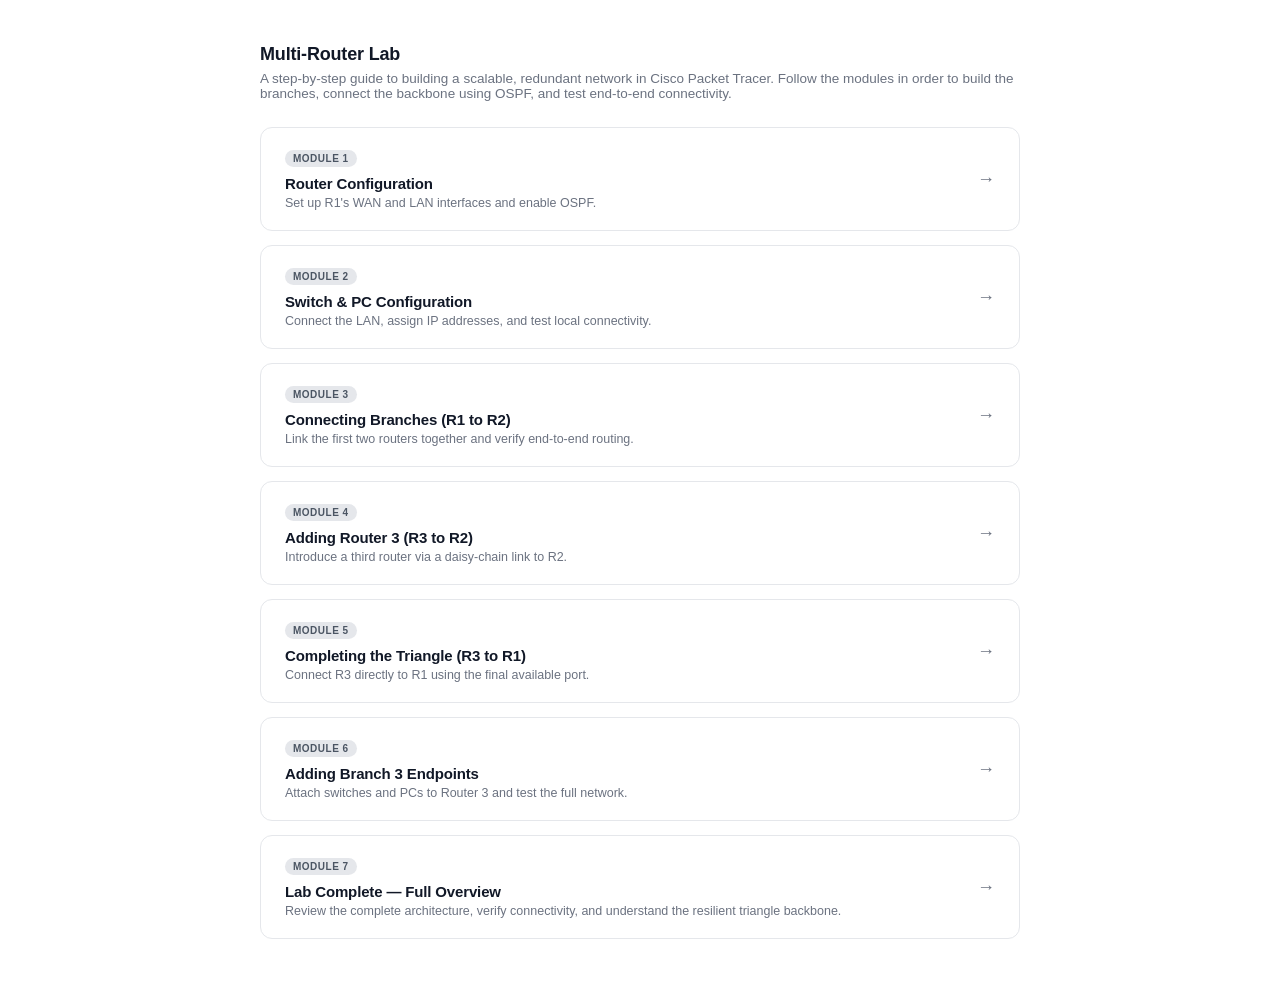
<file: index.html>
<!DOCTYPE html>
<html lang="en">
<head>
<meta charset="utf-8">
<meta name="viewport" content="width=device-width,initial-scale=1">
<title>Cisco Packet Tracer Lab — Multi-Router Network</title>
<link rel="stylesheet" href="styles.css">
</head>
<body>
<div class="wrap">
  <h1>Multi-Router Lab</h1>
  <p class="sub">A step-by-step guide to building a scalable, redundant network in Cisco Packet Tracer. Follow the modules in order to build the branches, connect the backbone using OSPF, and test end-to-end connectivity.</p>

  <div class="menu">
    <!-- Module 1 -->
    <a href="1-router-config.html" class="card">
      <div class="card-text">
        <div class="badge">Module 1</div>
        <h2>Router Configuration</h2>
        <p>Set up R1's WAN and LAN interfaces and enable OSPF.</p>
      </div>
      <div class="arrow">→</div>
    </a>

    <!-- Module 2 -->
    <a href="2-switch-pc-setup.html" class="card">
      <div class="card-text">
        <div class="badge">Module 2</div>
        <h2>Switch & PC Configuration</h2>
        <p>Connect the LAN, assign IP addresses, and test local connectivity.</p>
      </div>
      <div class="arrow">→</div>
    </a>

    <!-- Module 3 -->
    <a href="3-wan-connection.html" class="card">
      <div class="card-text">
        <div class="badge">Module 3</div>
        <h2>Connecting Branches (R1 to R2)</h2>
        <p>Link the first two routers together and verify end-to-end routing.</p>
      </div>
      <div class="arrow">→</div>
    </a>

    <!-- Module 4 -->
    <a href="4-r3-r2.html" class="card">
      <div class="card-text">
        <div class="badge">Module 4</div>
        <h2>Adding Router 3 (R3 to R2)</h2>
        <p>Introduce a third router via a daisy-chain link to R2.</p>
      </div>
      <div class="arrow">→</div>
    </a>

    <!-- Module 5 -->
    <a href="5-r3-r1.html" class="card">
      <div class="card-text">
        <div class="badge">Module 5</div>
        <h2>Completing the Triangle (R3 to R1)</h2>
        <p>Connect R3 directly to R1 using the final available port.</p>
      </div>
      <div class="arrow">→</div>
    </a>

    <!-- Module 6 -->
    <a href="6-endpoints.html" class="card">
      <div class="card-text">
        <div class="badge">Module 6</div>
        <h2>Adding Branch 3 Endpoints</h2>
        <p>Attach switches and PCs to Router 3 and test the full network.</p>
      </div>
      <div class="arrow">→</div>
    </a>

    <!-- Module 7 -->
    <a href="7-complete.html" class="card">
      <div class="card-text">
        <div class="badge">Module 7</div>
        <h2>Lab Complete — Full Overview</h2>
        <p>Review the complete architecture, verify connectivity, and understand the resilient triangle backbone.</p>
      </div>
      <div class="arrow">→</div>
    </a>
  </div>
</div>
</body>
</html>
</file>
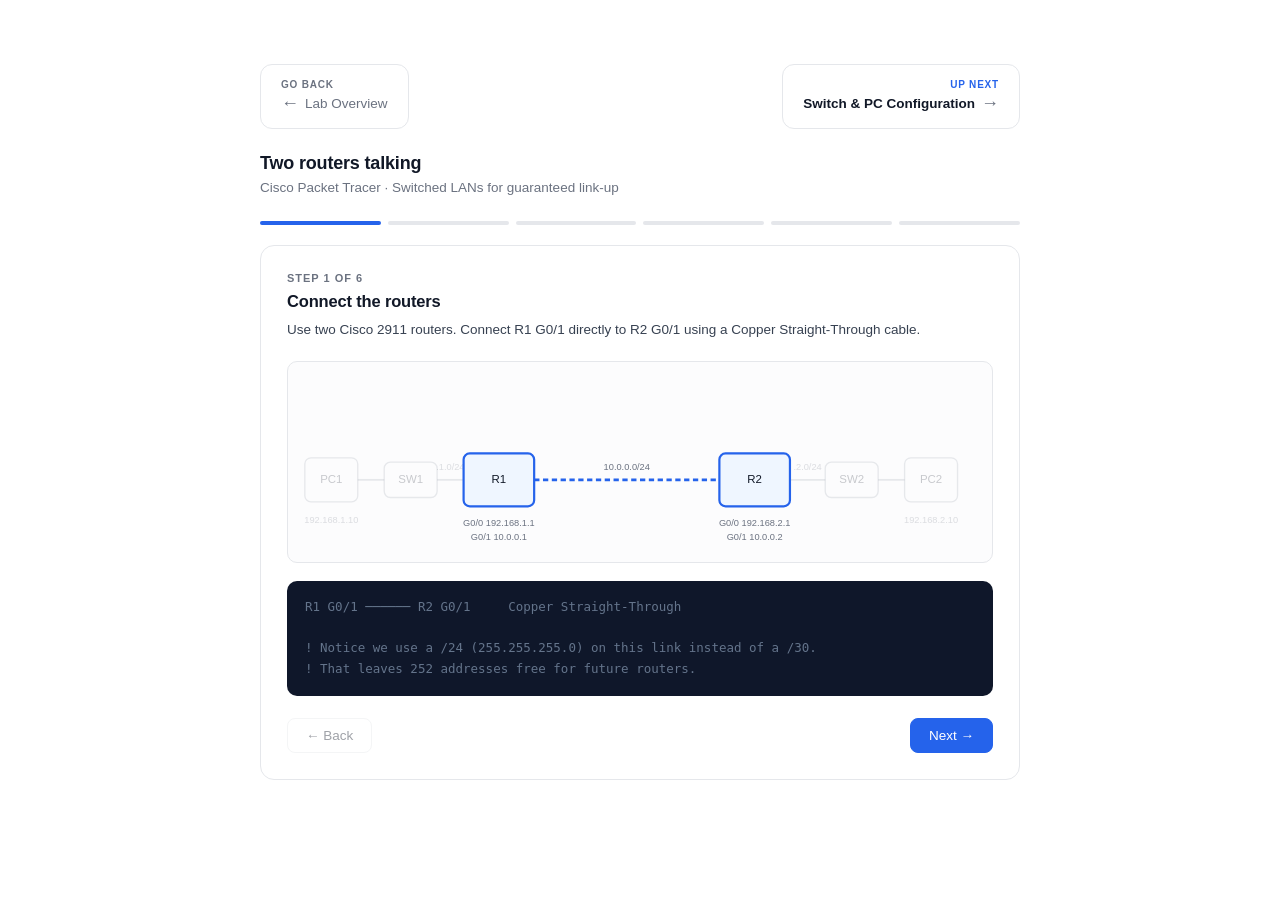
<file: 1-router-config.html>
<!DOCTYPE html>
<html lang="en">
<head>
<meta charset="utf-8">
<meta name="viewport" content="width=device-width,initial-scale=1">
<title>Two Routers Talking — Cisco Packet Tracer</title>
<link rel="stylesheet" href="styles.css">
<style>
  :root {
    --wrap-width: 800px;
    --diagram-padding: 12px 8px;
    --topo-font-size: 13px;
    --topo-font-weight: 500;
    --topo-small-size: 10.5px;
  }
  #topo .dim { opacity: 0.22; }
</style>
</head>
<body>
<div class="wrap">

  <div class="module-nav">
    <a href="index.html" class="btn-back">
      <div class="back-label">Go Back</div>
      <div class="back-title">
        <span class="arrow">←</span>
        Lab Overview
      </div>
    </a>
    <a href="2-switch-pc-setup.html" class="btn-next">
      <div class="next-label">Up Next</div>
      <div class="next-title">
        Switch & PC Configuration
        <span class="arrow">→</span>
      </div>
    </a>
  </div>

  <h1>Two routers talking</h1>
  <p class="sub">Cisco Packet Tracer · Switched LANs for guaranteed link-up</p>

  <div class="progress" id="progress"></div>

  <div class="card">
    <div class="eyebrow" id="eyebrow"></div>
    <h2 id="title"></h2>
    <p class="desc" id="desc"></p>

    <div class="diagram">
      <svg id="topo" viewBox="0 0 780 200" role="img"
           aria-label="PC1 connects to Switch 1, Switch 1 to R1, R1 to R2, R2 to Switch 2, Switch 2 to PC2">
        <g id="link-pc1-sw1">
          <line x1="70" y1="120" x2="100" y2="120"/>
        </g>
        <g id="link-sw1-r1">
          <line x1="160" y1="120" x2="190" y2="120"/>
          <text class="small" x="175" y="106">.1.0/24</text>
        </g>
        <g id="link-wan">
          <line x1="270" y1="120" x2="480" y2="120"/>
          <text class="small" x="375" y="106">10.0.0.0/24</text>
        </g>
        <g id="link-r2-sw2">
          <line x1="560" y1="120" x2="600" y2="120"/>
          <text class="small" x="580" y="106">.2.0/24</text>
        </g>
        <g id="link-sw2-pc2">
          <line x1="660" y1="120" x2="690" y2="120"/>
        </g>

        <g id="pc1">
          <rect x="10" y="95" width="60" height="50" rx="7"/>
          <text x="40" y="120">PC1</text>
          <text class="small" x="40" y="166">192.168.1.10</text>
        </g>

        <g id="sw1">
          <rect x="100" y="100" width="60" height="40" rx="7"/>
          <text x="130" y="120">SW1</text>
        </g>

        <g id="r1">
          <rect x="190" y="90" width="80" height="60" rx="7"/>
          <text x="230" y="120">R1</text>
          <text class="small" x="230" y="170">G0/0 192.168.1.1</text>
          <text class="small" x="230" y="185">G0/1 10.0.0.1</text>
        </g>

        <g id="r2">
          <rect x="480" y="90" width="80" height="60" rx="7"/>
          <text x="520" y="120">R2</text>
          <text class="small" x="520" y="170">G0/0 192.168.2.1</text>
          <text class="small" x="520" y="185">G0/1 10.0.0.2</text>
        </g>

        <g id="sw2">
          <rect x="600" y="100" width="60" height="40" rx="7"/>
          <text x="630" y="120">SW2</text>
        </g>

        <g id="pc2">
          <rect x="690" y="95" width="60" height="50" rx="7"/>
          <text x="720" y="120">PC2</text>
          <text class="small" x="720" y="166">192.168.2.10</text>
        </g>
      </svg>
    </div>

    <pre class="code" id="code"></pre>

    <div class="nav">
      <button class="nav-btn" id="back">← Back</button>
      <button class="nav-btn primary" id="next">Next →</button>
    </div>
  </div>
</div>

<script>
const steps = [
  {
    title: "Connect the routers",
    desc: "Use two Cisco 2911 routers. Connect R1 G0/1 directly to R2 G0/1 using a Copper Straight-Through cable.",
    hl: ["r1", "r2", "link-wan"],
    code: `<span class="cm">R1 G0/1 ────── R2 G0/1     Copper Straight-Through</span>

<span class="cm">! Notice we use a /24 (255.255.255.0) on this link instead of a /30.</span>
<span class="cm">! That leaves 252 addresses free for future routers.</span>`
  },
  {
    title: "Give R1 its IP addresses",
    desc: "Assign the WAN link IP, then the LAN IP that will face the switch. Make sure to enable both.",
    hl: ["r1"],
    code: `R1> enable
R1# configure terminal
R1(config)# interface g0/1
R1(config-if)# ip address 10.0.0.1 255.255.255.0
R1(config-if)# no shutdown
R1(config-if)# exit
R1(config)# interface g0/0
R1(config-if)# ip address 192.168.1.1 255.255.255.0
R1(config-if)# no shutdown`
  },
  {
    title: "Give R2 its IP addresses",
    desc: "Same configuration on the other router. If the WAN link stays down, check your cabling.",
    hl: ["r2"],
    code: `R2> enable
R2# configure terminal
R2(config)# interface g0/1
R2(config-if)# ip address 10.0.0.2 255.255.255.0
R2(config-if)# no shutdown
R2(config-if)# exit
R2(config)# interface g0/0
R2(config-if)# ip address 192.168.2.1 255.255.255.0
R2(config-if)# no shutdown`
  },
  {
    title: "Add the switches",
    desc: "Drop in two 2960 switches. Connect R1 G0/0 to SW1, and R2 G0/0 to SW2 using straight-through cables. This guarantees the router's LAN interface comes up (fixing the 'down' issue). No switch config is needed.",
    hl: ["r1", "sw1", "r2", "sw2", "link-sw1-r1", "link-r2-sw2"],
    code: `<span class="cm">R1 G0/0 ────── SW1        Copper Straight-Through</span>
<span class="cm">R2 G0/0 ────── SW2        Copper Straight-Through</span>

<span class="cm">! Check R1 again:</span>
R1# show ip interface brief
Interface   IP-Address      Status   Protocol
G0/0        192.168.1.1     <span class="ok">up       up</span>
G0/1        10.0.0.1        <span class="ok">up       up</span>`
  },
  {
    title: "Connect the PCs",
    desc: "Connect PC1 to SW1, and PC2 to SW2 using straight-through cables. Give them static IPs in their respective networks and set their default gateways to the router's LAN IP.",
    hl: ["pc1", "sw1", "pc2", "sw2", "link-pc1-sw1", "link-sw2-pc2"],
    code: `<span class="cm">PC1: IP 192.168.1.10  ·  Gateway 192.168.1.1</span>
<span class="cm">PC2: IP 192.168.2.10  ·  Gateway 192.168.2.1</span>

<span class="cm">! Test the local network first. This should succeed now.</span>
PC1> ping 192.168.1.1`
  },
  {
    title: "Turn on OSPF to route between them",
    desc: "Right now, PC1 can only ping its own router. To reach PC2, the routers need to share routes. OSPF does this automatically and scales perfectly when you add a 3rd router later.",
    hl: ["pc1", "sw1", "r1", "r2", "sw2", "pc2", "link-wan", "link-sw1-r1", "link-r2-sw2", "link-pc1-sw1", "link-sw2-pc2"],
    code: `<span class="cm">! R1</span>
R1(config)# router ospf 1
R1(config-router)# network 192.168.1.0 0.0.0.255 area 0
R1(config-router)# network 10.0.0.0 0.0.0.255 area 0

<span class="cm">! R2</span>
R2(config)# router ospf 1
R2(config-router)# network 192.168.2.0 0.0.0.255 area 0
R2(config-router)# network 10.0.0.0 0.0.0.255 area 0

<span class="cm">! Final Test across the whole network:</span>
PC1> ping 192.168.2.10
<span class="ok">Reply from 192.168.2.10: bytes=32 time&lt;1ms TTL=126</span>`
  }
];

const NODES = ["pc1","sw1","r1","r2","sw2","pc2",
               "link-pc1-sw1","link-sw1-r1","link-wan","link-r2-sw2","link-sw2-pc2"];
const total = steps.length;
let cur = 0;

const segsEl = document.getElementById("progress");
steps.forEach((_, i) => {
  const b = document.createElement("button");
  b.className = "seg";
  b.setAttribute("aria-label", "Go to step " + (i + 1));
  b.addEventListener("click", () => { cur = i; render(); });
  segsEl.appendChild(b);
});

const $ = id => document.getElementById(id);

function render(){
  const s = steps[cur];

  $("eyebrow").textContent = `Step ${cur + 1} of ${total}`;
  $("title").textContent = s.title;
  $("desc").textContent = s.desc;
  $("code").innerHTML = s.code;

  NODES.forEach(id => {
    const el = $(id);
    const on = s.hl.includes(id);
    el.classList.toggle("hl", on);
    el.classList.toggle("dim", !on);
  });

  [...segsEl.children].forEach((b, i) => {
    b.classList.toggle("active", i === cur);
    b.classList.toggle("done", i < cur);
  });

  $("back").disabled = cur === 0;
  $("next").textContent = cur === total - 1 ? "Restart" : "Next →";
}

$("back").addEventListener("click", () => { if (cur > 0) { cur--; render(); } });
$("next").addEventListener("click", () => { cur = (cur + 1) % total; render(); });

document.addEventListener("keydown", e => {
  if (e.key === "ArrowRight") { cur = (cur + 1) % total; render(); }
  if (e.key === "ArrowLeft" && cur > 0) { cur--; render(); }
});

render();
</script>
</body>
</html>
</file>
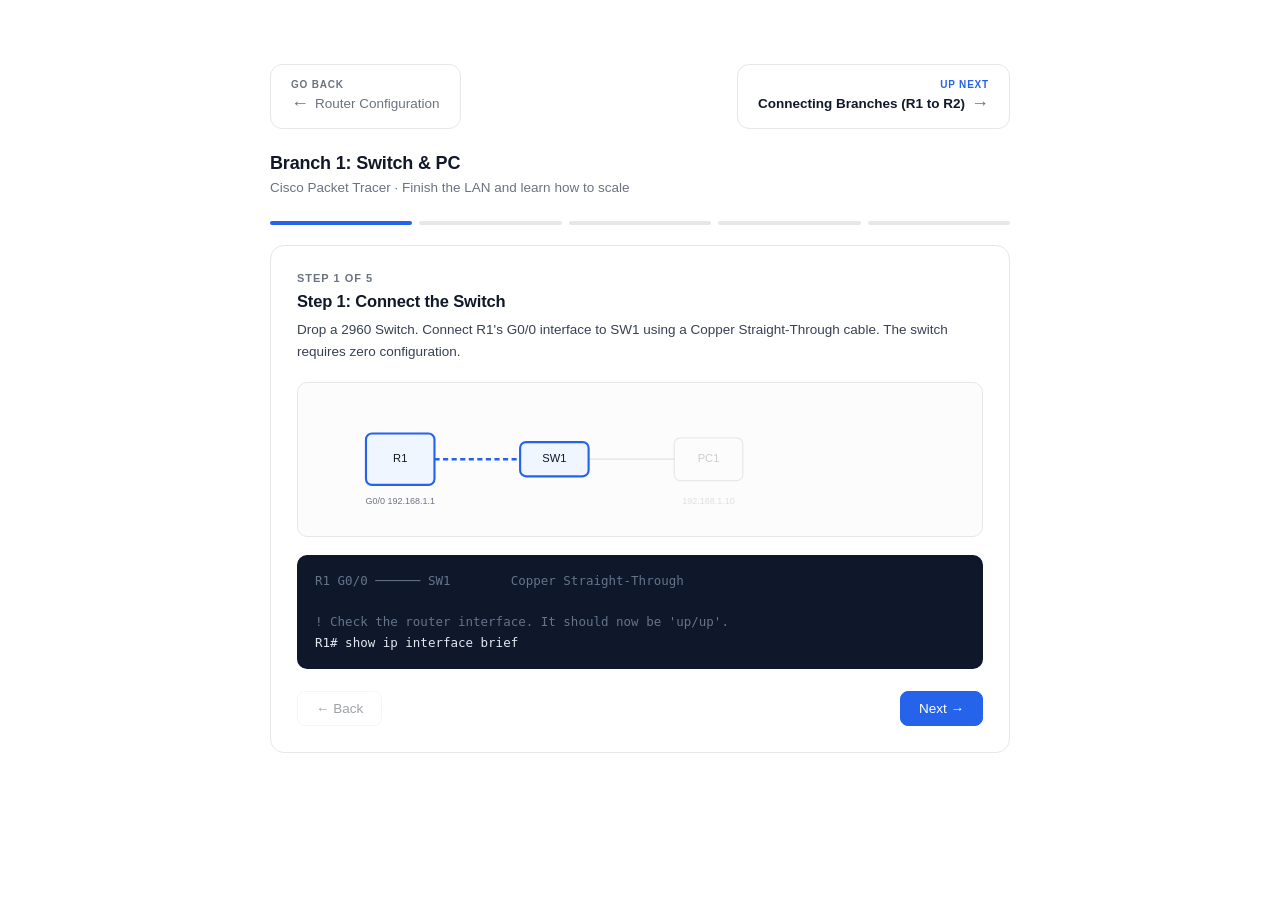
<file: 2-switch-pc-setup.html>
<!DOCTYPE html>
<html lang="en">
<head>
<meta charset="utf-8">
<meta name="viewport" content="width=device-width,initial-scale=1">
<title>Switch & PC Setup — Branch 1</title>
<link rel="stylesheet" href="styles.css">
<style>
  :root {
    --wrap-width: 780px;
    --diagram-padding: 12px 8px;
    --topo-font-size: 13px;
    --topo-font-weight: 500;
    --topo-small-size: 10.5px;
  }
</style>
</head>
<body>
<div class="wrap">

  <div class="module-nav">
    <a href="1-router-config.html" class="btn-back">
      <div class="back-label">Go Back</div>
      <div class="back-title">
        <span class="arrow">←</span>
        Router Configuration
      </div>
    </a>
    <a href="3-wan-connection.html" class="btn-next">
      <div class="next-label">Up Next</div>
      <div class="next-title">
        Connecting Branches (R1 to R2)
        <span class="arrow">→</span>
      </div>
    </a>
  </div>

  <h1>Branch 1: Switch & PC</h1>
  <p class="sub">Cisco Packet Tracer · Finish the LAN and learn how to scale</p>

  <div class="progress" id="progress"></div>

  <div class="card">
    <div class="eyebrow" id="eyebrow"></div>
    <h2 id="title"></h2>
    <p class="desc" id="desc"></p>
    <div class="diagram">
      <svg id="topo" viewBox="0 0 780 150" role="img">
        <g id="link-lan"><line x1="150" y1="75" x2="250" y2="75"/></g>
        <g id="link-pc"><line x1="330" y1="75" x2="430" y2="75"/></g>
        
        <g id="r1">
          <rect x="70" y="45" width="80" height="60" rx="7"/>
          <text x="110" y="75">R1</text>
          <text class="small" x="110" y="125">G0/0 192.168.1.1</text>
        </g>

        <g id="sw">
          <rect x="250" y="55" width="80" height="40" rx="7"/>
          <text x="290" y="75">SW1</text>
        </g>

        <g id="pc">
          <rect x="430" y="50" width="80" height="50" rx="7"/>
          <text x="470" y="75">PC1</text>
          <text class="small" x="470" y="125">192.168.1.10</text>
        </g>
      </svg>
    </div>
    <pre class="code" id="code"></pre>

    <div class="nav">
      <button class="nav-btn" id="back">← Back</button>
      <button class="nav-btn primary" id="next">Next →</button>
    </div>
  </div>
</div>
<script>
const steps = [
  {
    title: "Step 1: Connect the Switch",
    desc: "Drop a 2960 Switch. Connect R1's G0/0 interface to SW1 using a Copper Straight-Through cable. The switch requires zero configuration.",
    hl: ["r1", "sw", "link-lan"],
    code: `<span class="cm">R1 G0/0 ────── SW1        Copper Straight-Through</span>

<span class="cm">! Check the router interface. It should now be 'up/up'.</span>
R1# show ip interface brief`
  },
  {
    title: "Step 2: Connect the PC",
    desc: "Connect PC1 to any port on SW1 using a Copper Straight-Through cable. At this point, the link light will turn green, but the PC still can't talk to the router.",
    hl: ["sw", "pc", "link-pc"],
    code: `<span class="cm">SW1 ────── PC1        Copper Straight-Through</span>

<span class="cm">! The cable is connected, but the PC has no IP address yet.</span>`
  },
  {
    title: "Step 3: Configure the PC (GUI)",
    desc: "Click on PC1, go to the 'Desktop' tab, and open 'IP Configuration'. You must manually type the IP address, Subnet Mask, and Default Gateway here.",
    hl: ["pc"],
    code: `<span class="cm">! Click PC1 > Desktop > IP Configuration</span>

<span class="ok">IPv4 Address:     192.168.1.10</span>
<span class="ok">Subnet Mask:      255.255.255.0</span>
<span class="ok">Default Gateway:  192.168.1.1</span>

<span class="cm">! The gateway is the router's G0/0 IP. This tells the PC 
! where to send traffic destined for another network.</span>`
  },
  {
    title: "Step 4: Test the Local Link",
    desc: "Now that the PC has an IP and a gateway, test if it can reach the router. Open the PC's Command Prompt to ping.",
    hl: ["r1", "sw", "pc", "link-lan", "link-pc"],
    code: `<span class="cm">! On PC1, open Command Prompt</span>
PC1> ping 192.168.1.1
<span class="ok">Reply from 192.168.1.1: bytes=32 time&lt;1ms TTL=255</span>

<span class="cm">! If you get 'Request timed out', double-check your 
! PC's Default Gateway and the router's 'no shutdown' status.</span>`
  },
  {
    title: "Step 5: The Reproducibility Blueprint",
    desc: "Branch 1 is done! To build Branch 2, you don't need to rethink anything. Just duplicate the steps and change the numbers.",
    hl: ["r1", "sw", "pc"],
    code: `<span class="cm">BRANCH 1 (You just built this)</span>
Router: 10.0.0.1 / 192.168.1.1
PC: 192.168.1.10  |  GW: 192.168.1.1

<span class="cm">BRANCH 2 (Build this next)</span>
Router: 10.0.0.2 / 192.168.2.1
PC: 192.168.2.10  |  GW: 192.168.2.1

<span class="cm">! Just connect R1 and R2 together with a cable, 
! and OSPF will automatically link the two branches.</span>`
  }
];
const NODES = ["r1","sw","pc","link-lan","link-pc"];
const total = steps.length; let cur = 0;
const segsEl = document.getElementById("progress");
steps.forEach((_, i) => { const b = document.createElement("button"); b.className="seg"; b.addEventListener("click", () => { cur=i; render(); }); segsEl.appendChild(b); });
const $ = id => document.getElementById(id);
function render(){
  const s = steps[cur];
  $("eyebrow").textContent = `Step ${cur + 1} of ${total}`; $("title").textContent = s.title; $("desc").textContent = s.desc; $("code").innerHTML = s.code;
  NODES.forEach(id => { const el = $(id); const on = s.hl.includes(id); el.classList.toggle("hl", on); el.classList.toggle("dim", !on); });
  [...segsEl.children].forEach((b, i) => { b.classList.toggle("active", i===cur); b.classList.toggle("done", i<cur); });
  $("back").disabled = cur === 0; $("next").textContent = cur === total - 1 ? "Restart" : "Next →";
}
$("back").addEventListener("click", () => { if(cur>0){cur--;render();} });
$("next").addEventListener("click", () => { cur=(cur+1)%total; render(); });
document.addEventListener("keydown", e => { if(e.key==="ArrowRight"){cur=(cur+1)%total;render();} if(e.key==="ArrowLeft"&&cur>0){cur--;render();} });
render();
</script>
</body>
</html>
</file>
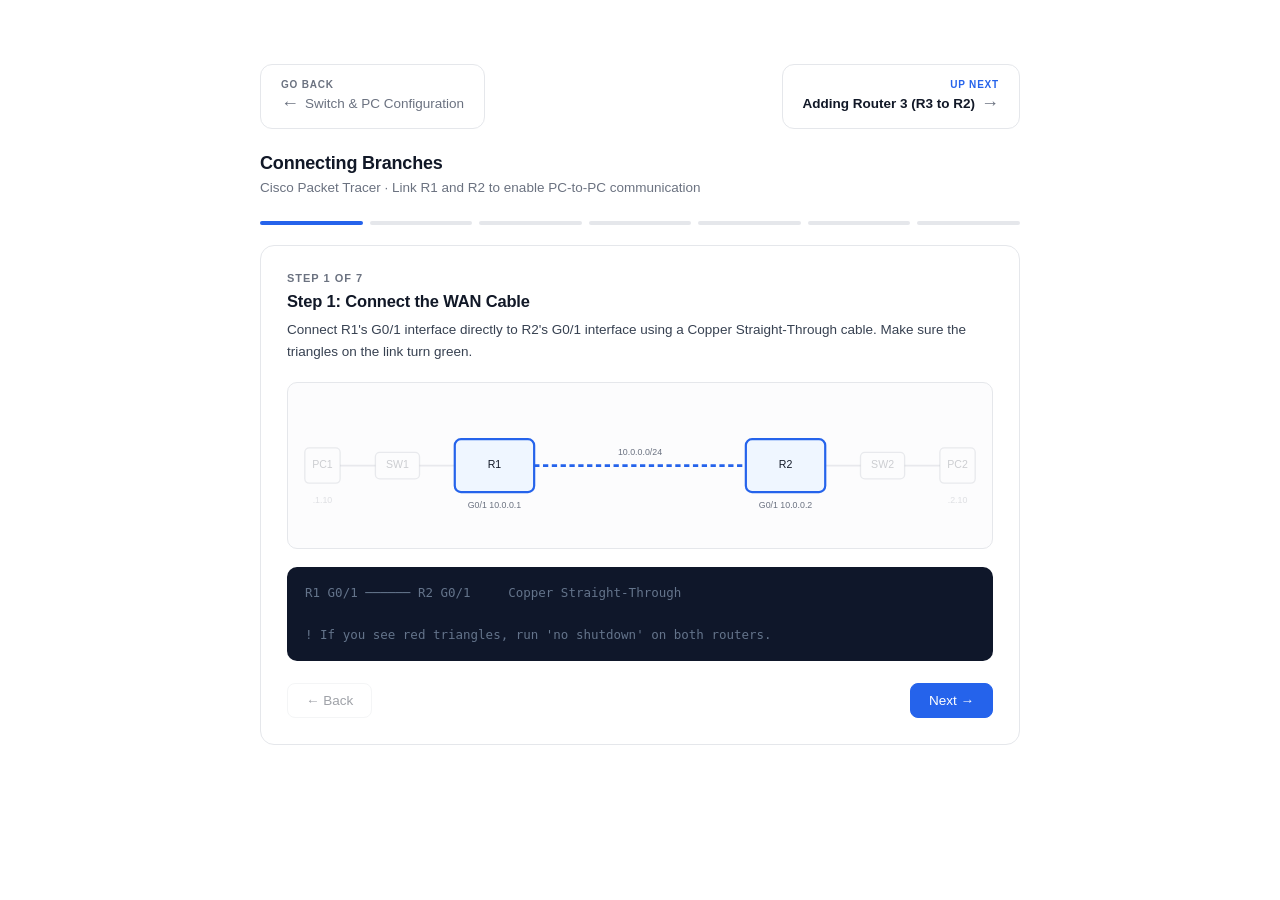
<file: 3-wan-connection.html>
<!DOCTYPE html>
<html lang="en">
<head>
<meta charset="utf-8">
<meta name="viewport" content="width=device-width,initial-scale=1">
<title>Connecting Branches — End-to-End Ping</title>
<link rel="stylesheet" href="styles.css">
<style>
  :root {
    --wrap-width: 800px;
    --diagram-padding: 12px 8px;
    --topo-font-size: 12px;
    --topo-font-weight: 500;
    --topo-small-size: 10px;
  }
</style>
</head>
<body>
<div class="wrap">

  <div class="module-nav">
    <a href="2-switch-pc-setup.html" class="btn-back">
      <div class="back-label">Go Back</div>
      <div class="back-title">
        <span class="arrow">←</span>
        Switch & PC Configuration
      </div>
    </a>
    <a href="4-r3-r2.html" class="btn-next">
      <div class="next-label">Up Next</div>
      <div class="next-title">
        Adding Router 3 (R3 to R2)
        <span class="arrow">→</span>
      </div>
    </a>
  </div>

  <h1>Connecting Branches</h1>
  <p class="sub">Cisco Packet Tracer · Link R1 and R2 to enable PC-to-PC communication</p>

  <div class="progress" id="progress"></div>

  <div class="card">
    <div class="eyebrow" id="eyebrow"></div>
    <h2 id="title"></h2>
    <p class="desc" id="desc"></p>
    
    <div class="diagram">
      <svg id="topo" viewBox="0 0 780 160" role="img">
        <!-- Links -->
        <g id="link-pc1"><line x1="50" y1="80" x2="90" y2="80"/></g>
        <g id="link-sw1"><line x1="140" y1="80" x2="180" y2="80"/></g>
        <g id="link-wan"><line x1="270" y1="80" x2="510" y2="80"/></g>
        <g id="link-sw2"><line x1="600" y1="80" x2="640" y2="80"/></g>
        <g id="link-pc2"><line x1="690" y1="80" x2="730" y2="80"/></g>

        <!-- Devices -->
        <g id="pc1">
          <rect x="10" y="60" width="40" height="40" rx="5"/>
          <text x="30" y="80">PC1</text>
          <text class="small" x="30" y="120">.1.10</text>
        </g>
        <g id="sw1">
          <rect x="90" y="65" width="50" height="30" rx="5"/>
          <text x="115" y="80">SW1</text>
        </g>
        <g id="r1">
          <rect x="180" y="50" width="90" height="60" rx="7"/>
          <text x="225" y="80">R1</text>
          <text class="small" x="225" y="125">G0/1 10.0.0.1</text>
        </g>
        <g id="r2">
          <rect x="510" y="50" width="90" height="60" rx="7"/>
          <text x="555" y="80">R2</text>
          <text class="small" x="555" y="125">G0/1 10.0.0.2</text>
        </g>
        <g id="sw2">
          <rect x="640" y="65" width="50" height="30" rx="5"/>
          <text x="665" y="80">SW2</text>
        </g>
        <g id="pc2">
          <rect x="730" y="60" width="40" height="40" rx="5"/>
          <text x="750" y="80">PC2</text>
          <text class="small" x="750" y="120">.2.10</text>
        </g>

        <text class="small" x="390" y="65">10.0.0.0/24</text>
      </svg>
    </div>

    <pre class="code" id="code"></pre>

    <div class="nav">
      <button class="nav-btn" id="back">← Back</button>
      <button class="nav-btn primary" id="next">Next →</button>
    </div>
  </div>
</div>

<script>
const steps = [
  {
    title: "Step 1: Connect the WAN Cable",
    desc: "Connect R1's G0/1 interface directly to R2's G0/1 interface using a Copper Straight-Through cable. Make sure the triangles on the link turn green.",
    hl: ["r1", "r2", "link-wan"],
    code: `<span class="cm">R1 G0/1 ────── R2 G0/1     Copper Straight-Through</span>

<span class="cm">! If you see red triangles, run 'no shutdown' on both routers.</span>`
  },
  {
    title: "Step 2: Configure R1's WAN IP",
    desc: "We use a /24 mask (255.255.255.0) on the WAN link. Always run 'no ip address' first to clear out any old /8 default masks before applying the new one.",
    hl: ["r1", "link-wan"],
    code: `R1> enable
R1# configure terminal
R1(config)# interface g0/1
R1(config-if)# no ip address
R1(config-if)# ip address 10.0.0.1 255.255.255.0
R1(config-if)# no shutdown`
  },
  {
    title: "Step 3: Configure R2's WAN IP",
    desc: "Do the exact same thing on R2. Both routers must be on the same subnet with the exact same mask to become neighbors.",
    hl: ["r2", "link-wan"],
    code: `R2> enable
R2# configure terminal
R2(config)# interface g0/1
R2(config-if)# no ip address
R2(config-if)# ip address 10.0.0.2 255.255.255.0
R2(config-if)# no shutdown`
  },
  {
    title: "Step 4: Turn on OSPF on R1",
    desc: "Tell R1 to advertise its LAN (192.168.1.0) and the WAN link (10.0.0.0) into the OSPF routing process.",
    hl: ["r1"],
    code: `R1(config)# router ospf 1
R1(config-router)# network 10.0.0.0 0.0.0.255 area 0
R1(config-router)# network 192.168.1.0 0.0.0.255 area 0`
  },
  {
    title: "Step 5: Turn on OSPF on R2",
    desc: "Tell R2 to advertise its LAN (192.168.2.0) and the WAN link. Once both routers are running OSPF, they will automatically share their routing tables.",
    hl: ["r2"],
    code: `R2(config)# router ospf 1
R2(config-router)# network 10.0.0.0 0.0.0.255 area 0
R2(config-router)# network 192.168.2.0 0.0.0.255 area 0`
  },
  {
    title: "Step 6: Verify the Routes (Optional)",
    desc: "Wait about 10 seconds for OSPF to calculate paths. Then check R1's routing table. You must see an 'O' route pointing to R2's LAN.",
    hl: ["r1", "link-wan"],
    code: `R1# show ip route

<span class="cm">! You should see this at the bottom of the table:</span>
<span class="ok">O    192.168.2.0/24 [110/2] via 10.0.0.2, 00:00:05, GigabitEthernet0/1</span>

<span class="cm">! If you don't see the 'O', double-check your OSPF network commands.</span>`
  },
  {
    title: "Step 7: The End-to-End Ping",
    desc: "Now that the routers have shared their routes, the network is fully converged. Go to PC1 and ping PC2.",
    hl: ["pc1", "sw1", "r1", "r2", "sw2", "pc2", "link-pc1", "link-sw1", "link-wan", "link-sw2", "link-pc2"],
    code: `<span class="cm">! On PC1, open the Command Prompt:</span>
PC1> ping 192.168.2.10

<span class="ok">Reply from 192.168.2.10: bytes=32 time&lt;1ms TTL=126
Reply from 192.168.2.10: bytes=32 time&lt;1ms TTL=126</span>

<span class="cm">! Success! The two LANs are now connected.</span>`
  }
];

const NODES = ["pc1","sw1","r1","r2","sw2","pc2",
               "link-pc1","link-sw1","link-wan","link-sw2","link-pc2"];
const total = steps.length; let cur = 0;
const segsEl = document.getElementById("progress");

steps.forEach((_, i) => { 
  const b = document.createElement("button"); 
  b.className="seg"; 
  b.addEventListener("click", () => { cur=i; render(); }); 
  segsEl.appendChild(b); 
});

const $ = id => document.getElementById(id);

function render(){
  const s = steps[cur];
  $("eyebrow").textContent = `Step ${cur + 1} of ${total}`; 
  $("title").textContent = s.title; 
  $("desc").textContent = s.desc; 
  $("code").innerHTML = s.code;
  
  NODES.forEach(id => { 
    const el = $(id); 
    const on = s.hl.includes(id); 
    el.classList.toggle("hl", on); 
    el.classList.toggle("dim", !on); 
  });
  
  [...segsEl.children].forEach((b, i) => { 
    b.classList.toggle("active", i===cur); 
    b.classList.toggle("done", i<cur); 
  });
  
  $("back").disabled = cur === 0; 
  $("next").textContent = cur === total - 1 ? "Restart" : "Next →";
}

$("back").addEventListener("click", () => { if(cur>0){cur--;render();} });
$("next").addEventListener("click", () => { cur=(cur+1)%total; render(); });

document.addEventListener("keydown", e => { 
  if(e.key==="ArrowRight"){cur=(cur+1)%total;render();} 
  if(e.key==="ArrowLeft"&&cur>0){cur--;render();} 
});

render();
</script>
</body>
</html>
</file>
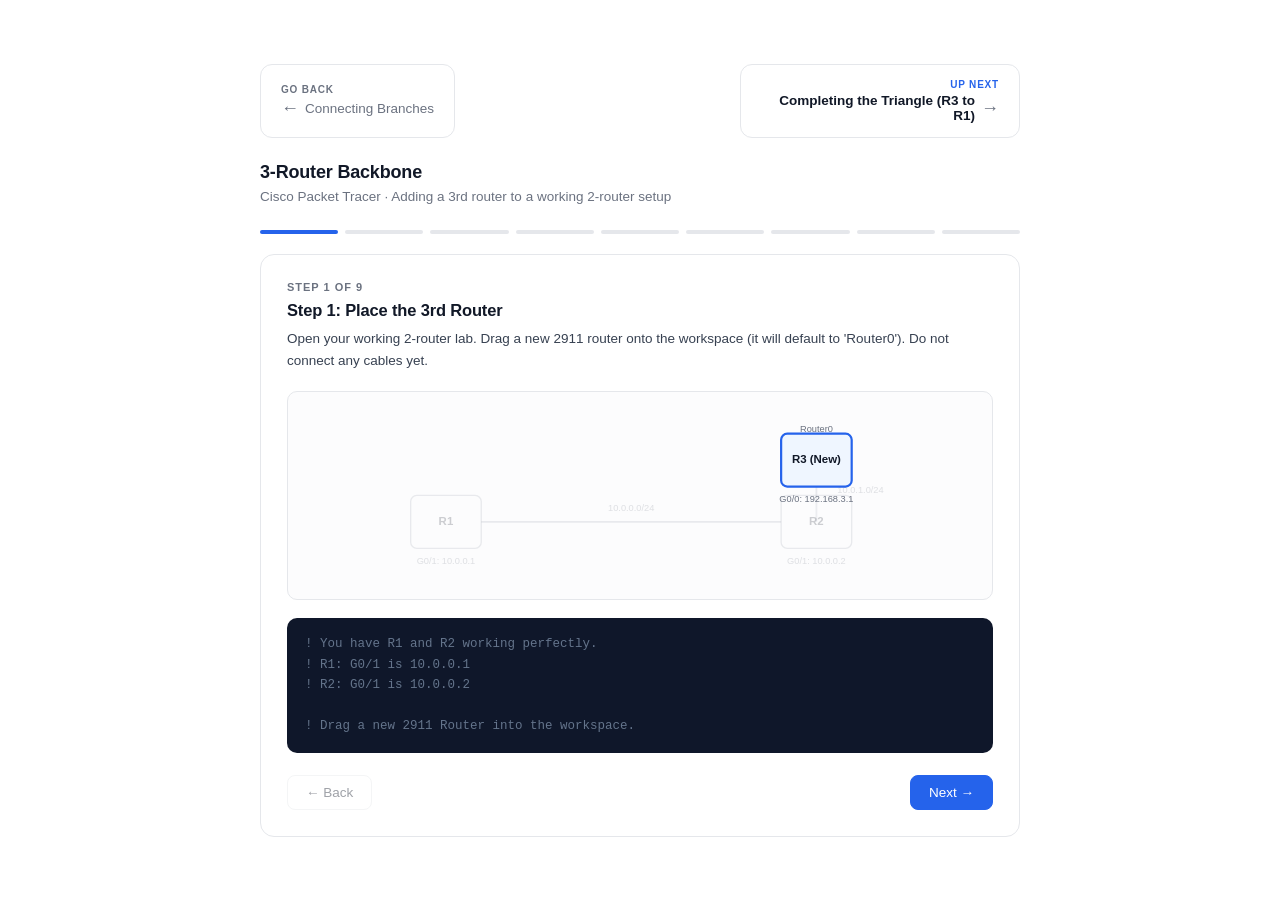
<file: 4-r3-r2.html>
<!DOCTYPE html>
<html lang="en">
<head>
<meta charset="utf-8">
<meta name="viewport" content="width=device-width,initial-scale=1">
<title>3-Router Backbone — Daisy Chain</title>
<link rel="stylesheet" href="styles.css">
<style>
  :root {
    --wrap-width: 800px;
    --diagram-padding: 24px 8px;
    --topo-font-size: 13px;
    --topo-font-weight: 600;
    --topo-small-size: 10.5px;
  }
</style>
</head>
<body>
<div class="wrap">

  <div class="module-nav">
    <a href="3-wan-connection.html" class="btn-back">
      <div class="back-label">Go Back</div>
      <div class="back-title">
        <span class="arrow">←</span>
        Connecting Branches
      </div>
    </a>
    <a href="5-r3-r1.html" class="btn-next">
      <div class="next-label">Up Next</div>
      <div class="next-title">
        Completing the Triangle (R3 to R1)
        <span class="arrow">→</span>
      </div>
    </a>
  </div>

  <h1>3-Router Backbone</h1>
  <p class="sub">Cisco Packet Tracer · Adding a 3rd router to a working 2-router setup</p>

  <div class="progress" id="progress"></div>

  <div class="card">
    <div class="eyebrow" id="eyebrow"></div>
    <h2 id="title"></h2>
    <p class="desc" id="desc"></p>
    
    <div class="diagram">
      <svg id="topo" viewBox="0 0 780 180" role="img">
        
        <!-- R1 to R2 Link -->
        <g id="link-r1-r2">
          <line x1="210" y1="120" x2="550" y2="120"/>
          <text class="small" x="380" y="105">10.0.0.0/24</text>
        </g>

        <!-- R2 to R3 Link (appears later) -->
        <g id="link-r2-r3">
          <line x1="590" y1="120" x2="590" y2="50"/>
          <text class="small" x="640" y="85">10.0.1.0/24</text>
        </g>

        <!-- Router 1 -->
        <g id="r1">
          <rect x="130" y="90" width="80" height="60" rx="7"/>
          <text x="170" y="120">R1</text>
          <text class="small" x="170" y="165">G0/1: 10.0.0.1</text>
        </g>
        
        <!-- Router 2 -->
        <g id="r2">
          <rect x="550" y="90" width="80" height="60" rx="7"/>
          <text x="590" y="120">R2</text>
          <text class="small" x="590" y="165">G0/1: 10.0.0.2</text>
        </g>

        <!-- Router 3 -->
        <g id="r3">
          <rect x="550" y="20" width="80" height="60" rx="7"/>
          <text x="590" y="50">R3 (New)</text>
          <text class="small" x="590" y="15">Router0</text>
          <text class="small" x="590" y="95">G0/0: 192.168.3.1</text>
        </g>

      </svg>
    </div>

    <pre class="code" id="code"></pre>

    <div class="nav">
      <button class="nav-btn" id="back">← Back</button>
      <button class="nav-btn primary" id="next">Next →</button>
    </div>
  </div>
</div>

<script>
const steps = [
  {
    title: "Step 1: Place the 3rd Router",
    desc: "Open your working 2-router lab. Drag a new 2911 router onto the workspace (it will default to 'Router0'). Do not connect any cables yet.",
    hl: ["r3"],
    code: `<span class="cm">! You have R1 and R2 working perfectly.</span>
<span class="cm">! R1: G0/1 is 10.0.0.1</span>
<span class="cm">! R2: G0/1 is 10.0.0.2</span>

<span class="cm">! Drag a new 2911 Router into the workspace.</span>`
  },
  {
    title: "Step 2: Connect R2 to R3",
    desc: "R2's G0/1 port is already used by R1. Use R2's empty G0/2 port to connect to the new router's G0/1 port using a Copper Straight-Through cable.",
    hl: ["r2", "r3", "link-r2-r3"],
    code: `<span class="cm">R2 G0/2 ────── R3 G0/1   (Straight-Through)</span>

<span class="cm">! Notice the red triangles on the link? 
! The interfaces are shut down. We will fix this next.</span>`
  },
  {
    title: "Step 3: Configure R3's WAN Interface",
    desc: "Give R3's G0/1 interface an IP address for the new link and turn it on. We are using a brand new subnet (10.0.1.0/24) for this connection.",
    hl: ["r3"],
    code: `R3> enable
R3# configure terminal
R3(config)# interface g0/1
R3(config-if)# ip address 10.0.1.2 255.255.255.0
R3(config-if)# no shutdown`
  },
  {
    title: "Step 4: Configure R2's New WAN Interface",
    desc: "Give R2's G0/2 port an IP address in the same 10.0.1.x subnet so it can talk to R3.",
    hl: ["r2"],
    code: `R2> enable
R2# configure terminal
R2(config)# interface g0/2
R2(config-if)# ip address 10.0.1.1 255.255.255.0
R2(config-if)# no shutdown

<span class="cm">! The link lights should now be green.</span>`
  },
  {
    title: "Step 5: Configure R3's LAN Interface",
    desc: "Give R3 its LAN IP address on G0/0. This will be the default gateway for any future PCs plugged into R3.",
    hl: ["r3"],
    code: `R3(config)# interface g0/0
R3(config-if)# ip address 192.168.3.1 255.255.255.0
R3(config-if)# no shutdown`
  },
  {
    title: "Step 6: OSPF on R3",
    desc: "Tell R3 to join the OSPF group. Notice we advertise BOTH the new WAN link and the LAN network.",
    hl: ["r3"],
    code: `R3(config)# router ospf 1
R3(config-router)# network 10.0.1.0 0.0.0.255 area 0
R3(config-router)# network 192.168.3.0 0.0.0.255 area 0`
  },
  {
    title: "Step 7: OSPF on R2",
    desc: "R2 needs to know about the new 10.0.1.0 WAN link so it can share the route with R1.",
    hl: ["r2"],
    code: `R2(config)# router ospf 1
R2(config-router)# network 10.0.1.0 0.0.0.255 area 0`
  },
  {
    title: "Step 8: The Magic of OSPF",
    desc: "R1 is NOT physically connected to R3. But because R2 is sharing routes, R1 will automatically learn how to reach R3's WAN and LAN networks in its routing table.",
    hl: ["r1", "r2", "r3"],
    code: `<span class="cm">! Go to R1 and check the routing table:</span>
R1# show ip route

<span class="cm">! You will see R3's networks listed as 'O' (OSPF) routes:</span>
<span class="ok">O    10.0.1.0/24 [110/2] via 10.0.0.2</span>
<span class="ok">O    192.168.3.0/24 [110/2] via 10.0.0.2</span>`
  },
  {
    title: "Step 9: The Expected Failure",
    desc: "Try to ping R3's LAN interface from PC0. It will fail with 'Destination host unreachable'. This is completely intentional! Because R1 doesn't have a direct physical cable to R3 yet, the packet is being dropped. In the next module, we will fix this by building a direct link.",
    hl: ["r1", "r3"],
    code: `PC0> ping 192.168.3.1

<span class="err">Reply from 192.168.1.1: Destination host unreachable.
Reply from 192.168.1.1: Destination host unreachable.
Request timed out.</span>

<span class="cm">! Do not worry! This is expected. 
! We will build the direct connection in the next step.</span>`
  }
];

const NODES = ["r1","r2","r3","link-r1-r2","link-r2-r3"];
const total = steps.length; let cur = 0;
const segsEl = document.getElementById("progress");

steps.forEach((_, i) => { 
  const b = document.createElement("button"); 
  b.className="seg"; 
  b.addEventListener("click", () => { cur=i; render(); }); 
  segsEl.appendChild(b); 
});

const $ = id => document.getElementById(id);

function render(){
  const s = steps[cur];
  $("eyebrow").textContent = `Step ${cur + 1} of ${total}`; 
  $("title").textContent = s.title; 
  $("desc").textContent = s.desc; 
  $("code").innerHTML = s.code;
  
  NODES.forEach(id => { 
    const el = $(id); 
    const on = s.hl.includes(id); 
    el.classList.toggle("hl", on); 
    el.classList.toggle("dim", !on); 
  });
  
  [...segsEl.children].forEach((b, i) => { 
    b.classList.toggle("active", i===cur); 
    b.classList.toggle("done", i<cur); 
  });
  
  $("back").disabled = cur === 0; 
  $("next").textContent = cur === total - 1 ? "Restart" : "Next →";
}

$("back").addEventListener("click", () => { if(cur>0){cur--;render();} });
$("next").addEventListener("click", () => { cur=(cur+1)%total; render(); });

document.addEventListener("keydown", e => { 
  if(e.key==="ArrowRight"){cur=(cur+1)%total;render();} 
  if(e.key==="ArrowLeft"&&cur>0){cur--;render();} 
});

render();
</script>
</body>
</html>
</file>
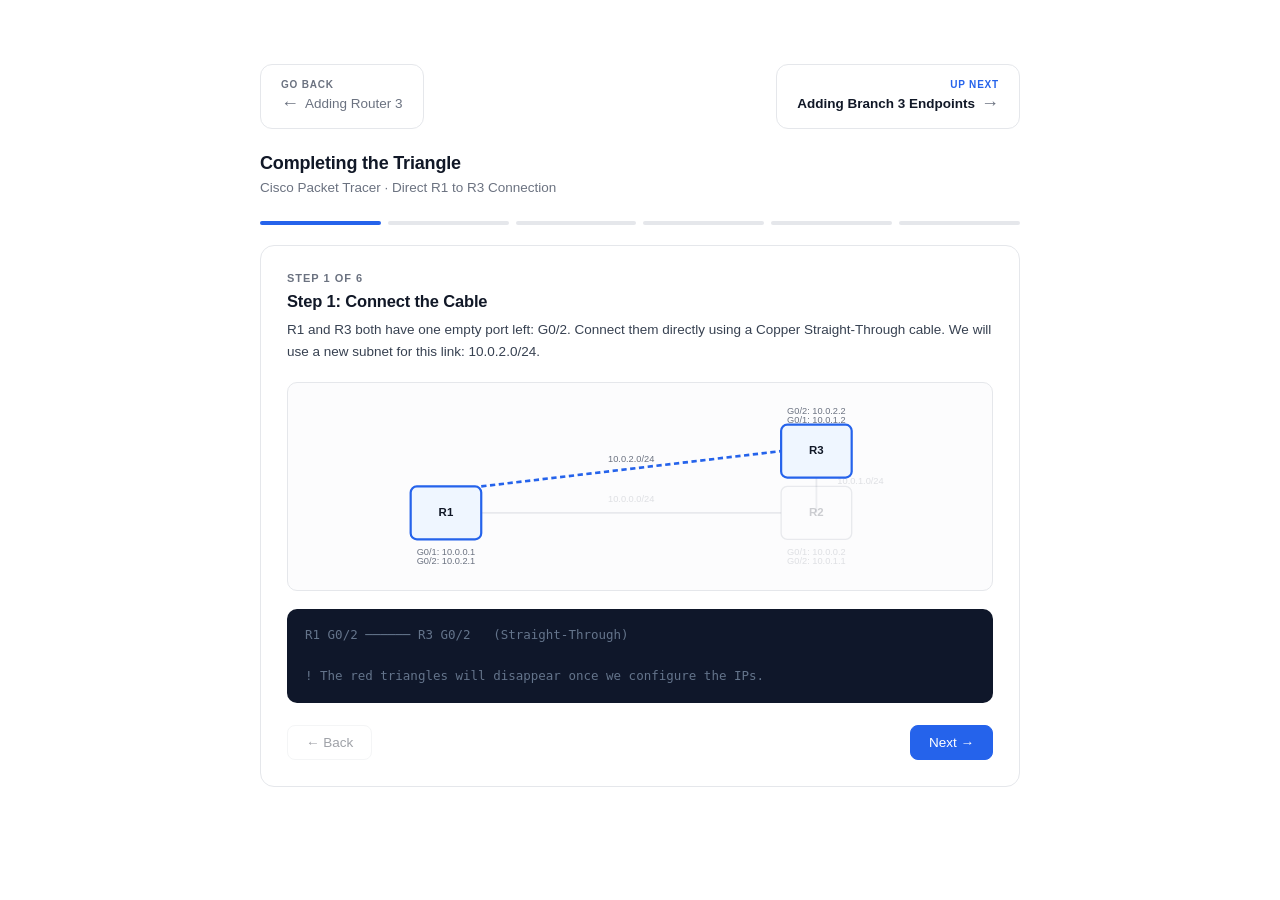
<file: 5-r3-r1.html>
<!DOCTYPE html>
<html lang="en">
<head>
<meta charset="utf-8">
<meta name="viewport" content="width=device-width,initial-scale=1">
<title>R1 to R3 Direct Connection — Triangle Topology</title>
<link rel="stylesheet" href="styles.css">
<style>
  :root {
    --wrap-width: 800px;
    --diagram-padding: 24px 8px;
    --topo-font-size: 13px;
    --topo-font-weight: 600;
    --topo-small-size: 10.5px;
  }
</style>
</head>
<body>
<div class="wrap">

  <div class="module-nav">
    <a href="4-r3-r2.html" class="btn-back">
      <div class="back-label">Go Back</div>
      <div class="back-title">
        <span class="arrow">←</span>
        Adding Router 3
      </div>
    </a>
    <a href="6-endpoints.html" class="btn-next">
      <div class="next-label">Up Next</div>
      <div class="next-title">
        Adding Branch 3 Endpoints
        <span class="arrow">→</span>
      </div>
    </a>
  </div>

  <h1>Completing the Triangle</h1>
  <p class="sub">Cisco Packet Tracer · Direct R1 to R3 Connection</p>

  <div class="progress" id="progress"></div>

  <div class="card">
    <div class="eyebrow" id="eyebrow"></div>
    <h2 id="title"></h2>
    <p class="desc" id="desc"></p>
    
    <div class="diagram">
      <svg id="topo" viewBox="0 0 780 180" role="img">
        
        <!-- R1 to R2 Link -->
        <g id="link-r1-r2">
          <line x1="210" y1="120" x2="550" y2="120"/>
          <text class="small" x="380" y="105">10.0.0.0/24</text>
        </g>

        <!-- R2 to R3 Link -->
        <g id="link-r2-r3">
          <line x1="590" y1="120" x2="590" y2="50"/>
          <text class="small" x="640" y="85">10.0.1.0/24</text>
        </g>

        <!-- R1 to R3 Link (NEW) -->
        <g id="link-r1-r3">
          <line x1="210" y1="90" x2="550" y2="50"/>
          <text class="small" x="380" y="60">10.0.2.0/24</text>
        </g>

        <g id="r1">
          <rect x="130" y="90" width="80" height="60" rx="7"/>
          <text x="170" y="120">R1</text>
          <text class="small" x="170" y="165">G0/1: 10.0.0.1</text>
          <text class="small" x="170" y="175">G0/2: 10.0.2.1</text>
        </g>
        
        <g id="r2">
          <rect x="550" y="90" width="80" height="60" rx="7"/>
          <text x="590" y="120">R2</text>
          <text class="small" x="590" y="165">G0/1: 10.0.0.2</text>
          <text class="small" x="590" y="175">G0/2: 10.0.1.1</text>
        </g>

        <g id="r3">
          <rect x="550" y="20" width="80" height="60" rx="7"/>
          <text x="590" y="50">R3</text>
          <text class="small" x="590" y="15">G0/1: 10.0.1.2</text>
          <text class="small" x="590" y="5">G0/2: 10.0.2.2</text>
        </g>

      </svg>
    </div>

    <pre class="code" id="code"></pre>

    <div class="nav">
      <button class="nav-btn" id="back">← Back</button>
      <button class="nav-btn primary" id="next">Next →</button>
    </div>
  </div>
</div>

<script>
const steps = [
  {
    title: "Step 1: Connect the Cable",
    desc: "R1 and R3 both have one empty port left: G0/2. Connect them directly using a Copper Straight-Through cable. We will use a new subnet for this link: 10.0.2.0/24.",
    hl: ["r1", "r3", "link-r1-r3"],
    code: `<span class="cm">R1 G0/2 ────── R3 G0/2   (Straight-Through)</span>

<span class="cm">! The red triangles will disappear once we configure the IPs.</span>`
  },
  {
    title: "Step 2: Configure R1's New Interface",
    desc: "Give R1's G0/2 interface the IP address 10.0.2.1 so it can talk to R3 directly.",
    hl: ["r1"],
    code: `R1> enable
R1# configure terminal
R1(config)# interface g0/2
R1(config-if)# ip address 10.0.2.1 255.255.255.0
R1(config-if)# no shutdown`
  },
  {
    title: "Step 3: Configure R3's New Interface",
    desc: "Give R3's G0/2 interface the IP address 10.0.2.2 to complete the link.",
    hl: ["r3"],
    code: `R3> enable
R3# configure terminal
R3(config)# interface g0/2
R3(config-if)# ip address 10.0.2.2 255.255.255.0
R3(config-if)# no shutdown

<span class="cm">! The link lights are now green.</span>`
  },
  {
    title: "Step 4: Add the New Network to OSPF",
    desc: "Both routers need to advertise this new 10.0.2.0 network into OSPF so they can use it.",
    hl: ["r1", "r3"],
    code: `<span class="cm">! On R1:</span>
R1(config)# router ospf 1
R1(config-router)# network 10.0.2.0 0.0.0.255 area 0

<span class="cm">! On R3:</span>
R3(config)# router ospf 1
R3(config-router)# network 10.0.2.0 0.0.0.255 area 0`
  },
  {
    title: "Step 5: Verify Neighbors (Optional)",
    desc: "Wait about 10 seconds. R1 should now have TWO OSPF neighbors: R2 and R3.",
    hl: ["r1"],
    code: `R1# show ip ospf neighbor

<span class="cm">! You will see two entries:</span>
Neighbor ID     Pri   State           Address         Interface
<span class="ok">192.168.2.1       1   FULL/DR         10.0.0.2        GigabitEthernet0/1</span>
<span class="ok">10.0.2.2          1   FULL/DR         10.0.2.2        GigabitEthernet0/2</span>`
  },
  {
    title: "Step 6: The Ultimate Ping Test",
    desc: "Now go back to PC0 and ping R3's LAN interface (192.168.3.1). It will finally succeed! The packet is taking the direct shortcut from R1 to R3.",
    hl: ["r1", "r3"],
    code: `PC0> ping 192.168.3.1

<span class="ok">!!!!!
Success rate is 100 percent (5/5), round-trip min/avg/max = 1/1/1 ms</span>

<span class="cm">! Because OSPF sees two paths (R1->R2->R3 and R1->R3), 
! it automatically chooses the direct 1-hop path!</span>`
  }
];

const NODES = ["r1","r2","r3","link-r1-r2","link-r2-r3","link-r1-r3"];
const total = steps.length; let cur = 0;
const segsEl = document.getElementById("progress");

steps.forEach((_, i) => { 
  const b = document.createElement("button"); 
  b.className="seg"; 
  b.addEventListener("click", () => { cur=i; render(); }); 
  segsEl.appendChild(b); 
});

const $ = id => document.getElementById(id);

function render(){
  const s = steps[cur];
  $("eyebrow").textContent = `Step ${cur + 1} of ${total}`; 
  $("title").textContent = s.title; 
  $("desc").textContent = s.desc; 
  $("code").innerHTML = s.code;
  
  NODES.forEach(id => { 
    const el = $(id); 
    const on = s.hl.includes(id); 
    el.classList.toggle("hl", on); 
    el.classList.toggle("dim", !on); 
  });
  
  [...segsEl.children].forEach((b, i) => { 
    b.classList.toggle("active", i===cur); 
    b.classList.toggle("done", i<cur); 
  });
  
  $("back").disabled = cur === 0; 
  $("next").textContent = cur === total - 1 ? "Restart" : "Next →";
}

$("back").addEventListener("click", () => { if(cur>0){cur--;render();} });
$("next").addEventListener("click", () => { cur=(cur+1)%total; render(); });

document.addEventListener("keydown", e => { 
  if(e.key==="ArrowRight"){cur=(cur+1)%total;render();} 
  if(e.key==="ArrowLeft"&&cur>0){cur--;render();} 
});

render();
</script>
</body>
</html>
</file>
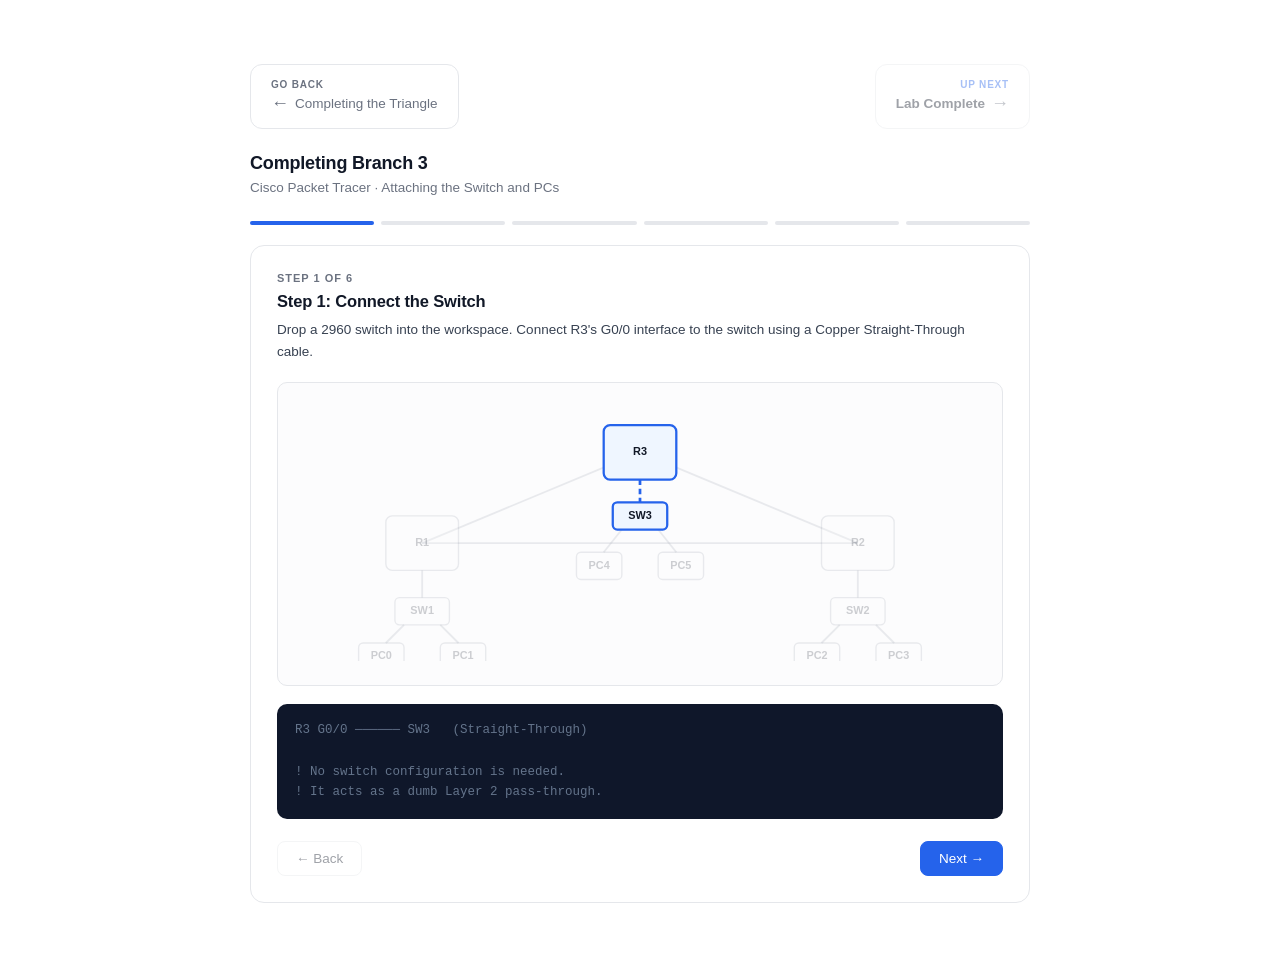
<file: 6-endpoints.html>
<!DOCTYPE html>
<html lang="en">
<head>
<meta charset="utf-8">
<meta name="viewport" content="width=device-width,initial-scale=1">
<title>Completing Branch 3 — Endpoints</title>
<link rel="stylesheet" href="styles.css">
<style>
  :root {
    --wrap-width: 820px;
    --diagram-padding: 24px 8px;
    --topo-font-size: 12px;
    --topo-font-weight: 600;
    --topo-small-size: 10px;
  }
</style>
</head>
<body>
<div class="wrap">

  <div class="module-nav">
    <a href="5-r3-r1.html" class="btn-back">
      <div class="back-label">Go Back</div>
      <div class="back-title">
        <span class="arrow">←</span>
        Completing the Triangle
      </div>
    </a>
    <a href="#" class="btn-next disabled">
      <div class="next-label">Up Next</div>
      <div class="next-title">
        Lab Complete
        <span class="arrow">→</span>
      </div>
    </a>
  </div>

  <h1>Completing Branch 3</h1>
  <p class="sub">Cisco Packet Tracer · Attaching the Switch and PCs</p>

  <div class="progress" id="progress"></div>

  <div class="card">
    <div class="eyebrow" id="eyebrow"></div>
    <h2 id="title"></h2>
    <p class="desc" id="desc"></p>
    
    <div class="diagram">
      <svg id="topo" viewBox="0 0 780 280" role="img">
        <!-- Backbone Links -->
        <g id="link-r1-r2"><line x1="150" y1="150" x2="630" y2="150"/></g>
        <g id="link-r2-r3"><line x1="630" y1="150" x2="390" y2="50"/></g>
        <g id="link-r1-r3"><line x1="150" y1="150" x2="390" y2="50"/></g>

        <!-- R1 Branch Links -->
        <g id="link-r1-sw1"><line x1="150" y1="180" x2="150" y2="210"/></g>
        <g id="link-sw1-pc1"><line x1="130" y1="240" x2="110" y2="260"/></g>
        <g id="link-sw1-pc2"><line x1="170" y1="240" x2="190" y2="260"/></g>

        <!-- R2 Branch Links -->
        <g id="link-r2-sw2"><line x1="630" y1="180" x2="630" y2="210"/></g>
        <g id="link-sw2-pc3"><line x1="610" y1="240" x2="590" y2="260"/></g>
        <g id="link-sw2-pc4"><line x1="650" y1="240" x2="670" y2="260"/></g>

        <!-- R3 Branch Links (NEW) -->
        <g id="link-r3-sw3"><line x1="390" y1="80" x2="390" y2="105"/></g>
        <g id="link-sw3-pc5"><line x1="370" y1="135" x2="350" y2="160"/></g>
        <g id="link-sw3-pc6"><line x1="410" y1="135" x2="430" y2="160"/></g>

        <!-- R1 -->
        <g id="r1"><rect x="110" y="120" width="80" height="60" rx="7"/><text x="150" y="150">R1</text></g>
        <g id="sw1"><rect x="120" y="210" width="60" height="30" rx="5"/><text x="150" y="225">SW1</text></g>
        <g id="pc1"><rect x="80" y="260" width="50" height="30" rx="5"/><text x="105" y="275">PC0</text></g>
        <g id="pc2"><rect x="170" y="260" width="50" height="30" rx="5"/><text x="195" y="275">PC1</text></g>

        <!-- R2 -->
        <g id="r2"><rect x="590" y="120" width="80" height="60" rx="7"/><text x="630" y="150">R2</text></g>
        <g id="sw2"><rect x="600" y="210" width="60" height="30" rx="5"/><text x="630" y="225">SW2</text></g>
        <g id="pc3"><rect x="560" y="260" width="50" height="30" rx="5"/><text x="585" y="275">PC2</text></g>
        <g id="pc4"><rect x="650" y="260" width="50" height="30" rx="5"/><text x="675" y="275">PC3</text></g>

        <!-- R3 (NEW) -->
        <g id="r3"><rect x="350" y="20" width="80" height="60" rx="7"/><text x="390" y="50">R3</text></g>
        <g id="sw3"><rect x="360" y="105" width="60" height="30" rx="5"/><text x="390" y="120">SW3</text></g>
        <g id="pc5"><rect x="320" y="160" width="50" height="30" rx="5"/><text x="345" y="175">PC4</text></g>
        <g id="pc6"><rect x="410" y="160" width="50" height="30" rx="5"/><text x="435" y="175">PC5</text></g>

      </svg>
    </div>

    <pre class="code" id="code"></pre>

    <div class="nav">
      <button class="nav-btn" id="back">← Back</button>
      <button class="nav-btn primary" id="next">Next →</button>
    </div>
  </div>
</div>

<script>
const steps = [
  {
    title: "Step 1: Connect the Switch",
    desc: "Drop a 2960 switch into the workspace. Connect R3's G0/0 interface to the switch using a Copper Straight-Through cable.",
    hl: ["r3", "sw3", "link-r3-sw3"],
    code: `<span class="cm">R3 G0/0 ────── SW3   (Straight-Through)</span>

<span class="cm">! No switch configuration is needed. 
! It acts as a dumb Layer 2 pass-through.</span>`
  },
  {
    title: "Step 2: Connect the PCs",
    desc: "Drop two PCs into the workspace. Connect them both to the switch using straight-through cables.",
    hl: ["sw3", "pc5", "pc6", "link-sw3-pc5", "link-sw3-pc6"],
    code: `<span class="cm">SW3 ────── PC4   (Straight-Through)</span>
<span class="cm">SW3 ────── PC5   (Straight-Through)</span>

<span class="cm">! The link lights should turn green.</span>`
  },
  {
    title: "Step 3: Configure PC4",
    desc: "Click on PC4, go to Desktop > IP Configuration. Give it an IP in the 192.168.3.x network, and point it to R3's LAN interface as the gateway.",
    hl: ["pc5"],
    code: `<span class="cm">! PC4 (Left PC in Branch 3):</span>
<span class="ok">IP Address:      192.168.3.10</span>
<span class="ok">Subnet Mask:     255.255.255.0</span>
<span class="ok">Default Gateway: 192.168.3.1</span>`
  },
  {
    title: "Step 4: Configure PC5",
    desc: "Give the second PC an IP address. Notice we just increment the last number from .10 to .11.",
    hl: ["pc6"],
    code: `<span class="cm">! PC5 (Right PC in Branch 3):</span>
<span class="ok">IP Address:      192.168.3.11</span>
<span class="ok">Subnet Mask:     255.255.255.0</span>
<span class="ok">Default Gateway: 192.168.3.1</span>`
  },
  {
    title: "Step 5: Test Branch 3 Locally",
    desc: "Before pinging across the network, test if the PCs can reach their local router.",
    hl: ["r3", "pc5"],
    code: `<span class="cm">! On PC4:</span>
PC4> ping 192.168.3.1
<span class="ok">Reply from 192.168.3.1: bytes=32 time&lt;1ms TTL=255</span>

<span class="cm">! If this fails, check the Default Gateway on the PC 
! and make sure R3's G0/0 is not shut down.</span>`
  },
  {
    title: "Step 6: The Grand Finale",
    desc: "Now test the full network. Ping from Branch 1 (PC0) to Branch 3 (PC4). The packet will route through the OSPF backbone you built.",
    hl: ["pc1", "r1", "r2", "r3", "pc5"],
    code: `<span class="cm">! From PC0 (Branch 1) to PC4 (Branch 3):</span>
PC0> ping 192.168.3.10
<span class="ok">Reply from 192.168.3.10: bytes=32 time&lt;1ms TTL=125</span>

<span class="cm">! From PC2 (Branch 2) to PC5 (Branch 3):</span>
PC2> ping 192.168.3.11
<span class="ok">Reply from 192.168.3.11: bytes=32 time&lt;1ms TTL=126</span>

<span class="cm">! All three branches are fully connected!</span>`
  }
];

const NODES = ["r1","sw1","pc1","pc2","r2","sw2","pc3","pc4","r3","sw3","pc5","pc6",
               "link-r1-r2","link-r2-r3","link-r1-r3","link-r1-sw1","link-sw1-pc1","link-sw1-pc2",
               "link-r2-sw2","link-sw2-pc3","link-sw2-pc4","link-r3-sw3","link-sw3-pc5","link-sw3-pc6"];

const total = steps.length; let cur = 0;
const segsEl = document.getElementById("progress");

steps.forEach((_, i) => { 
  const b = document.createElement("button"); 
  b.className="seg"; 
  b.addEventListener("click", () => { cur=i; render(); }); 
  segsEl.appendChild(b); 
});

const $ = id => document.getElementById(id);

function render(){
  const s = steps[cur];
  $("eyebrow").textContent = `Step ${cur + 1} of ${total}`; 
  $("title").textContent = s.title; 
  $("desc").textContent = s.desc; 
  $("code").innerHTML = s.code;
  
  NODES.forEach(id => { 
    const el = $(id); 
    if (!el) return;
    const on = s.hl.includes(id); 
    el.classList.toggle("hl", on); 
    el.classList.toggle("dim", !on); 
  });
  
  [...segsEl.children].forEach((b, i) => { 
    b.classList.toggle("active", i===cur); 
    b.classList.toggle("done", i<cur); 
  });
  
  $("back").disabled = cur === 0; 
  $("next").textContent = cur === total - 1 ? "Restart" : "Next →";
}

$("back").addEventListener("click", () => { if(cur>0){cur--;render();} });
$("next").addEventListener("click", () => { cur=(cur+1)%total; render(); });

document.addEventListener("keydown", e => { 
  if(e.key==="ArrowRight"){cur=(cur+1)%total;render();} 
  if(e.key==="ArrowLeft"&&cur>0){cur--;render();} 
});

render();
</script>
</body>
</html>
</file>
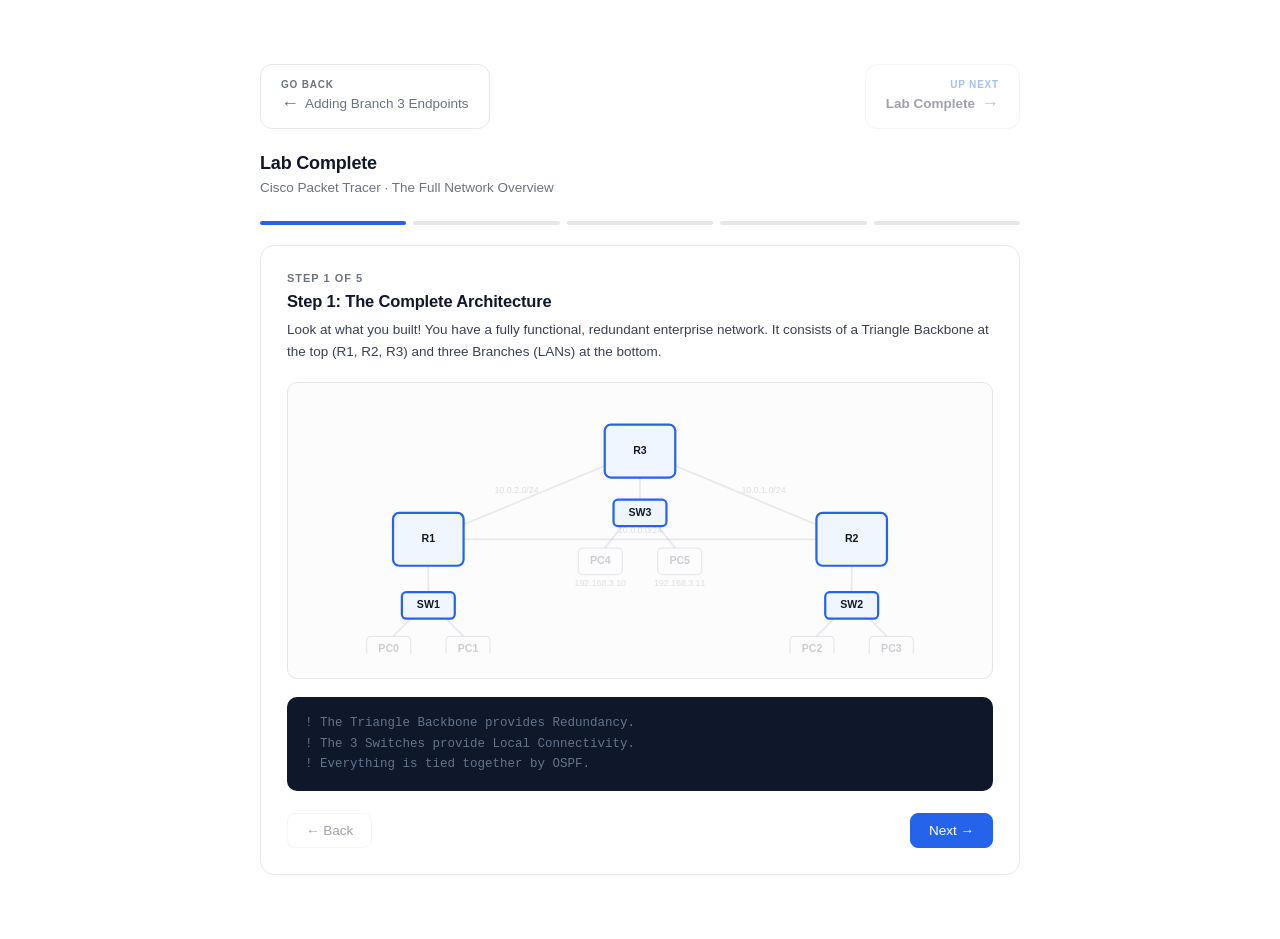
<file: 7-complete.html>
<!DOCTYPE html>
<html lang="en">
<head>
<meta charset="utf-8">
<meta name="viewport" content="width=device-width,initial-scale=1">
<title>Lab Complete — Full Network Overview</title>
<link rel="stylesheet" href="styles.css">
<style>
  :root {
    --wrap-width: 800px;
    --diagram-padding: 24px 8px;
    --topo-font-size: 12px;
    --topo-font-weight: 600;
    --topo-small-size: 10px;
  }
</style>
</head>
<body>
<div class="wrap">

  <div class="module-nav">
    <a href="6-endpoints.html" class="btn-back">
      <div class="back-label">Go Back</div>
      <div class="back-title">
        <span class="arrow">←</span>
        Adding Branch 3 Endpoints
      </div>
    </a>
    <a href="index.html" class="btn-next disabled">
      <div class="next-label">Up Next</div>
      <div class="next-title">
        Lab Complete
        <span class="arrow">→</span>
      </div>
    </a>
  </div>

  <h1>Lab Complete</h1>
  <p class="sub">Cisco Packet Tracer · The Full Network Overview</p>

  <div class="progress" id="progress"></div>

  <div class="card">
    <div class="eyebrow" id="eyebrow"></div>
    <h2 id="title"></h2>
    <p class="desc" id="desc"></p>
    
    <div class="diagram">
      <svg id="topo" viewBox="0 0 780 280" role="img">
        <!-- Backbone Links -->
        <g id="link-r1-r2"><line x1="150" y1="150" x2="630" y2="150"/><text class="small" x="390" y="140">10.0.0.0/24</text></g>
        <g id="link-r2-r3"><line x1="630" y1="150" x2="390" y2="50"/><text class="small" x="530" y="95">10.0.1.0/24</text></g>
        <g id="link-r1-r3"><line x1="150" y1="150" x2="390" y2="50"/><text class="small" x="250" y="95">10.0.2.0/24</text></g>

        <!-- R1 Branch Links -->
        <g id="link-r1-sw1"><line x1="150" y1="180" x2="150" y2="210"/></g>
        <g id="link-sw1-pc1"><line x1="130" y1="240" x2="110" y2="260"/></g>
        <g id="link-sw1-pc2"><line x1="170" y1="240" x2="190" y2="260"/></g>

        <!-- R2 Branch Links -->
        <g id="link-r2-sw2"><line x1="630" y1="180" x2="630" y2="210"/></g>
        <g id="link-sw2-pc3"><line x1="610" y1="240" x2="590" y2="260"/></g>
        <g id="link-sw2-pc4"><line x1="650" y1="240" x2="670" y2="260"/></g>

        <!-- R3 Branch Links -->
        <g id="link-r3-sw3"><line x1="390" y1="80" x2="390" y2="105"/></g>
        <g id="link-sw3-pc5"><line x1="370" y1="135" x2="350" y2="160"/></g>
        <g id="link-sw3-pc6"><line x1="410" y1="135" x2="430" y2="160"/></g>

        <!-- R1 -->
        <g id="r1"><rect x="110" y="120" width="80" height="60" rx="7"/><text x="150" y="150">R1</text></g>
        <g id="sw1"><rect x="120" y="210" width="60" height="30" rx="5"/><text x="150" y="225">SW1</text></g>
        <g id="pc1"><rect x="80" y="260" width="50" height="30" rx="5"/><text x="105" y="275">PC0</text><text class="small" x="105" y="300">192.168.1.10</text></g>
        <g id="pc2"><rect x="170" y="260" width="50" height="30" rx="5"/><text x="195" y="275">PC1</text><text class="small" x="195" y="300">192.168.1.11</text></g>

        <!-- R2 -->
        <g id="r2"><rect x="590" y="120" width="80" height="60" rx="7"/><text x="630" y="150">R2</text></g>
        <g id="sw2"><rect x="600" y="210" width="60" height="30" rx="5"/><text x="630" y="225">SW2</text></g>
        <g id="pc3"><rect x="560" y="260" width="50" height="30" rx="5"/><text x="585" y="275">PC2</text><text class="small" x="585" y="300">192.168.2.10</text></g>
        <g id="pc4"><rect x="650" y="260" width="50" height="30" rx="5"/><text x="675" y="275">PC3</text><text class="small" x="675" y="300">192.168.2.11</text></g>

        <!-- R3 -->
        <g id="r3"><rect x="350" y="20" width="80" height="60" rx="7"/><text x="390" y="50">R3</text></g>
        <g id="sw3"><rect x="360" y="105" width="60" height="30" rx="5"/><text x="390" y="120">SW3</text></g>
        <g id="pc5"><rect x="320" y="160" width="50" height="30" rx="5"/><text x="345" y="175">PC4</text><text class="small" x="345" y="200">192.168.3.10</text></g>
        <g id="pc6"><rect x="410" y="160" width="50" height="30" rx="5"/><text x="435" y="175">PC5</text><text class="small" x="435" y="200">192.168.3.11</text></g>
      </svg>
    </div>

    <pre class="code" id="code"></pre>

    <div class="nav">
      <button class="nav-btn" id="back">← Back</button>
      <button class="nav-btn primary" id="next">Next →</button>
    </div>
  </div>
</div>

<script>
const steps = [
  {
    title: "Step 1: The Complete Architecture",
    desc: "Look at what you built! You have a fully functional, redundant enterprise network. It consists of a Triangle Backbone at the top (R1, R2, R3) and three Branches (LANs) at the bottom.",
    hl: ["r1","r2","r3","sw1","sw2","sw3"],
    code: `<span class="cm">! The Triangle Backbone provides Redundancy.
! The 3 Switches provide Local Connectivity.
! Everything is tied together by OSPF.</span>`
  },
  {
    title: "Step 2: The Local Branches (LANs)",
    desc: "Each router acts as the Default Gateway for its local PCs. The switches are transparent Layer 2 devices, simply passing traffic from the PCs to the router. Notice the IP scheme: .1.x, .2.x, and .3.x.",
    hl: ["r1","sw1","pc1","pc2"],
    code: `<span class="cm">! Branch 1 Example (R1):</span>
R1 G0/0 = 192.168.1.1 (Gateway)
PC0 = 192.168.1.10
PC1 = 192.168.1.11

<span class="cm">! If PC0 pings PC1, it never leaves R1.</span>`
  },
  {
    title: "Step 3: The Magic Backbone",
    desc: "R1, R2, and R3 share all their known networks. Because they form a triangle, the routers automatically calculate the shortest path. If a cable gets cut, traffic instantly reroutes the other way.",
    hl: ["r1","r2","r3","link-r1-r2","link-r2-r3","link-r1-r3"],
    code: `<span class="cm">! The backbone is highly resilient. 
! If the R1-R2 link goes down, traffic from Branch 1
! to Branch 2 will just flow through R3 instead!</span>`
  },
  {
    title: "Step 4: What is OSPF?",
    desc: "OSPF (Open Shortest Path First) is the 'brain' of the routers. Instead of you manually typing routes, OSPF acts like a GPS group chat. The routers constantly share updates, ensuring they always know the fastest way to any network.",
    hl: ["r1","r2","r3"],
    code: `<span class="cm">! Without OSPF (Static Routing - Manual & Tedious):</span>
<span class="err">R1(config)# ip route 192.168.3.0 255.255.255.0 10.0.2.2</span>

<span class="cm">! With OSPF (Dynamic Routing - Automatic & Scalable):</span>
<span class="ok">R1(config)# router ospf 1
R1(config-router)# network 10.0.2.0 0.0.0.255 area 0</span>`
  },
  {
    title: "Step 5: The Journey of a Ping",
    desc: "When you ping from PC0 (192.168.1.10) to PC4 (192.168.3.10), the packet travels through the switches and uses the direct shortcut link between R1 and R3.",
    hl: ["pc1", "link-sw1-pc1", "sw1", "link-r1-sw1", "r1", "link-r1-r3", "r3", "link-r3-sw3", "sw3", "link-sw3-pc5", "pc5"],
    code: `<span class="cm">! 1. PC0 hands the packet to SW1, which passes it to the Gateway (R1).</span>
<span class="cm">! 2. R1 looks at its routing table. It sees two paths to 192.168.3.0:
   - R1 -> R2 -> R3 (2 hops)
   - R1 -> R3 (1 hop)</span>
<span class="cm">! 3. R1 chooses the direct 1-hop path over the 10.0.2.0 link to R3.</span>
<span class="cm">! 4. R3 receives it, passes it to SW3, which delivers it to PC4.</span>

PC0> ping 192.168.3.10
<span class="ok">Reply from 192.168.3.10: bytes=32 time&lt;1ms TTL=125</span>`
  }
];

const NODES = ["r1","sw1","pc1","pc2","r2","sw2","pc3","pc4","r3","sw3","pc5","pc6",
               "link-r1-r2","link-r2-r3","link-r1-r3","link-r1-sw1","link-sw1-pc1","link-sw1-pc2",
               "link-r2-sw2","link-sw2-pc3","link-sw2-pc4","link-r3-sw3","link-sw3-pc5","link-sw3-pc6"];

const total = steps.length; let cur = 0;
const segsEl = document.getElementById("progress");

steps.forEach((_, i) => { 
  const b = document.createElement("button"); 
  b.className="seg"; 
  b.addEventListener("click", () => { cur=i; render(); }); 
  segsEl.appendChild(b); 
});

const $ = id => document.getElementById(id);

function render(){
  const s = steps[cur];
  $("eyebrow").textContent = `Step ${cur + 1} of ${total}`;
  $("title").textContent = s.title;
  $("desc").textContent = s.desc;
  $("code").innerHTML = s.code;

  NODES.forEach(id => {
    const el = $(id);
    if (!el) return;
    const on = s.hl.includes(id);
    el.classList.toggle("hl", on);
    el.classList.toggle("dim", !on);
  });

  [...segsEl.children].forEach((b, i) => {
    b.classList.toggle("active", i===cur);
    b.classList.toggle("done", i<cur);
  });

  $("back").disabled = cur === 0;
  const isLast = cur === total - 1;
  $("next").style.display = isLast ? "none" : "inline-flex";
  $("next").textContent = isLast ? "Return to Home" : "Next →";
}

$("back").addEventListener("click", () => { if(cur>0){cur--;render();} });
$("next").addEventListener("click", () => {
  if (cur === total - 1) {
    window.location.href = "index.html";
  } else {
    cur++;
    render();
  }
});

document.addEventListener("keydown", e => {
  if(e.key==="ArrowRight"){
    if(cur === total - 1){ window.location.href = "index.html"; }
    else { cur++; render(); }
  }
  if(e.key==="ArrowLeft"&&cur>0){cur--;render();}
});

render();
</script>
</body>
</html>
</file>
<file: styles.css>
/* ==========================================================================
   Shared Styles — Cisco Packet Tracer Lab Modules
   ========================================================================== */

/* --- CSS Custom Properties (Theme) --- */
:root {
  --ink: #111827;
  --muted: #6b7280;
  --line: #e5e7eb;
  --accent: #2563eb;
  --accent-soft: #eff6ff;
  --bg-code: #0f172a;
  --text-code: #e2e8f0;
  --comment-code: #64748b;
  --success-code: #4ade80;
  --error-code: #f87171;
  --progress-done: #c7d7fb;
  --stroke-default: #9ca3af;
  --diagram-bg: #fcfcfd;

  /* Per-page overrides (can be overridden in HTML <style> if needed) */
  --wrap-width: 800px;
  --diagram-padding: 12px 8px;
  --topo-font-size: 13px;
  --topo-font-weight: 500;
  --topo-small-size: 10.5px;
}

/* --- Reset & Base --- */
* {
  box-sizing: border-box;
}

body {
  margin: 0;
  background: #fff;
  color: var(--ink);
  font-family: -apple-system, BlinkMacSystemFont, "Segoe UI", Roboto, Helvetica, Arial, sans-serif;
  -webkit-font-smoothing: antialiased;
}

.wrap {
  max-width: var(--wrap-width);
  margin: 0 auto;
  padding: 44px 20px 64px;
}

h1 {
  font-size: 18px;
  font-weight: 600;
  margin: 0 0 6px;
  letter-spacing: -0.01em;
}

.sub {
  margin: 0 0 26px;
  font-size: 13.5px;
  color: var(--muted);
}

/* --- Progress Bar --- */
.progress {
  display: flex;
  gap: 7px;
  margin-bottom: 20px;
}

.seg {
  flex: 1;
  height: 4px;
  border: 0;
  padding: 0;
  border-radius: 99px;
  background: var(--line);
  cursor: pointer;
  transition: background 0.25s;
}

.seg.done {
  background: var(--progress-done);
}

.seg.active {
  background: var(--accent);
}

/* --- Card --- */
.card {
  border: 1px solid var(--line);
  border-radius: 14px;
  padding: 26px;
}

.eyebrow {
  font-size: 11px;
  letter-spacing: 0.09em;
  text-transform: uppercase;
  color: var(--muted);
  font-weight: 600;
}

h2 {
  font-size: 16.5px;
  font-weight: 600;
  margin: 8px 0 8px;
  letter-spacing: -0.01em;
}

p.desc {
  margin: 0 0 20px;
  font-size: 13.5px;
  line-height: 1.6;
  color: #374151;
}

/* --- Diagram --- */
.diagram {
  border: 1px solid var(--line);
  border-radius: 10px;
  background: var(--diagram-bg);
  padding: var(--diagram-padding);
  margin-bottom: 18px;
}

svg {
  display: block;
  width: 100%;
  height: auto;
}

#topo text {
  font-family: inherit;
  font-size: var(--topo-font-size);
  font-weight: var(--topo-font-weight);
  fill: var(--ink);
  text-anchor: middle;
  dominant-baseline: middle;
}

#topo text.small {
  font-size: var(--topo-small-size);
  font-weight: 400;
  fill: var(--muted);
}

#topo rect {
  fill: #fff;
  stroke: var(--stroke-default);
  stroke-width: 1.5;
  transition: 0.25s;
}

#topo line {
  stroke: var(--stroke-default);
  stroke-width: 2;
  transition: 0.25s;
}

#topo g {
  transition: opacity 0.25s;
}

.dim {
  opacity: 0.2;
}

#topo g.hl rect {
  stroke: var(--accent);
  stroke-width: 2.5;
  fill: var(--accent-soft);
}

#topo g.hl line,
#topo line.hl {
  stroke: var(--accent);
  stroke-width: 3;
  stroke-dasharray: 6 4;
  animation: flow 1.2s linear infinite;
}

@keyframes flow {
  to {
    stroke-dashoffset: -10;
  }
}

/* --- Code Block --- */
pre.code {
  background: var(--bg-code);
  color: var(--text-code);
  border-radius: 10px;
  padding: 16px 18px;
  font-size: 12.5px;
  line-height: 1.65;
  font-family: ui-monospace, SFMono-Regular, Menlo, Consolas, monospace;
  overflow-x: auto;
  margin: 0 0 22px;
  white-space: pre;
}

pre.code .cm {
  color: var(--comment-code);
}

pre.code .ok {
  color: var(--success-code);
}

pre.code .err {
  color: var(--error-code);
}

/* --- Navigation --- */
.nav {
  display: flex;
  gap: 10px;
  justify-content: space-between;
}

button.nav-btn {
  font: inherit;
  font-size: 13.5px;
  font-weight: 500;
  padding: 9px 18px;
  border-radius: 8px;
  border: 1px solid var(--line);
  background: #fff;
  color: var(--ink);
  cursor: pointer;
  transition: 0.15s;
}

button.nav-btn:hover:not(:disabled) {
  border-color: #cbd5e1;
  background: #f9fafb;
}

button.nav-btn:disabled {
  opacity: 0.4;
  cursor: not-allowed;
}

button.primary {
  background: var(--accent);
  border-color: var(--accent);
  color: #fff;
}

button.primary:hover:not(:disabled) {
  background: #1d4ed8;
  border-color: #1d4ed8;
}

/* --- Accessibility --- */
@media (prefers-reduced-motion: reduce) {
  * {
    animation: none !important;
    transition: none !important;
  }
}

/* --- Module Navigation (Between Progress Bar and Card) --- */
.module-nav {
  display: flex;
  justify-content: space-between;
  align-items: stretch;
  gap: 16px;
  margin: 20px 0 24px;
}

/* Left Side: Back Button - matches Next button design */
.btn-back {
  display: flex;
  flex-direction: column;
  align-items: flex-start;
  justify-content: center;
  flex: 0 0 auto;
  max-width: 280px;
  padding: 14px 20px;
  text-decoration: none;
  border: 1px solid var(--line);
  border-radius: 12px;
  background: #fff;
  transition: all 0.2s;
  text-align: left;
}

.btn-back:hover {
  border-color: var(--muted);
  background: #f9fafb;
  transform: translateY(-2px);
  box-shadow: 0 4px 12px rgba(107, 114, 128, 0.08);
}

/* Back Button Text */
.back-label {
  font-size: 10px;
  text-transform: uppercase;
  letter-spacing: 0.08em;
  font-weight: 600;
  color: var(--muted);
  margin-bottom: 3px;
}

.back-title {
  font-size: 13.5px;
  font-weight: 500;
  color: var(--muted);
  display: flex;
  align-items: center;
  gap: 6px;
}

.back-title span.arrow {
  transition: transform 0.2s;
}

.btn-back:hover .back-title span.arrow {
  transform: translateX(-4px);
}

/* Right Side: Next Module Card */
.btn-next {
  display: flex;
  flex-direction: column;
  align-items: flex-end;
  justify-content: center;
  flex: 0 0 auto;
  max-width: 280px;
  padding: 14px 20px;
  text-decoration: none;
  border: 1px solid var(--line);
  border-radius: 12px;
  background: #fff;
  transition: all 0.2s;
  text-align: right;
}

.btn-next:hover {
  border-color: var(--accent);
  background: var(--accent-soft);
  transform: translateY(-2px);
  box-shadow: 0 4px 12px rgba(37, 99, 235, 0.08);
}

/* Next Button Text */
.next-label {
  font-size: 10px;
  text-transform: uppercase;
  letter-spacing: 0.08em;
  font-weight: 600;
  color: var(--accent);
  margin-bottom: 3px;
}

.next-title {
  font-size: 13.5px;
  font-weight: 600;
  color: var(--ink);
  display: flex;
  align-items: center;
  gap: 6px;
}

.next-title span.arrow {
  transition: transform 0.2s;
}

.btn-next:hover .next-title span.arrow {
  transform: translateX(4px);
}

/* Disabled state for btn-next (on last page) */
.btn-next.disabled {
  opacity: 0.4;
  pointer-events: none;
}

.btn-next.disabled:hover {
  border-color: var(--line);
  background: #fff;
  transform: none;
  box-shadow: none;
}

.btn-next.disabled .next-title span.arrow {
  transform: none;
}

/* ==========================================================================
   Index Page Styles (Menu Cards)
   ========================================================================== */

.index-wrap {
  max-width: 680px;
  margin: 0 auto;
  padding: 60px 20px;
}

.index-wrap h1 {
  font-size: 22px;
  font-weight: 600;
  margin: 0 0 8px;
  letter-spacing: -0.02em;
}

.index-wrap p.sub {
  margin: 0 0 36px;
  font-size: 14px;
  line-height: 1.6;
  color: var(--muted);
}

.menu {
  display: flex;
  flex-direction: column;
  gap: 14px;
}

a.card {
  display: flex;
  align-items: center;
  justify-content: space-between;
  text-decoration: none;
  color: inherit;
  border: 1px solid var(--line);
  border-radius: 12px;
  padding: 20px 24px;
  transition: all 0.2s;
}

a.card:hover {
  border-color: var(--accent);
  background: var(--accent-soft);
  transform: translateY(-2px);
}

.card-text h2 {
  font-size: 15px;
  font-weight: 600;
  margin: 0 0 4px;
  color: var(--ink);
}

.card-text p {
  font-size: 12.5px;
  color: var(--muted);
  margin: 0;
}

.arrow {
  font-size: 18px;
  color: var(--muted);
  transition: 0.2s;
}

a.card:hover .arrow {
  color: var(--accent);
  transform: translateX(4px);
}

.badge {
  display: inline-block;
  font-size: 10px;
  font-weight: 600;
  letter-spacing: 0.05em;
  text-transform: uppercase;
  background: #e5e7eb;
  color: #4b5563;
  padding: 3px 8px;
  border-radius: 99px;
  margin-bottom: 8px;
}
</file>
